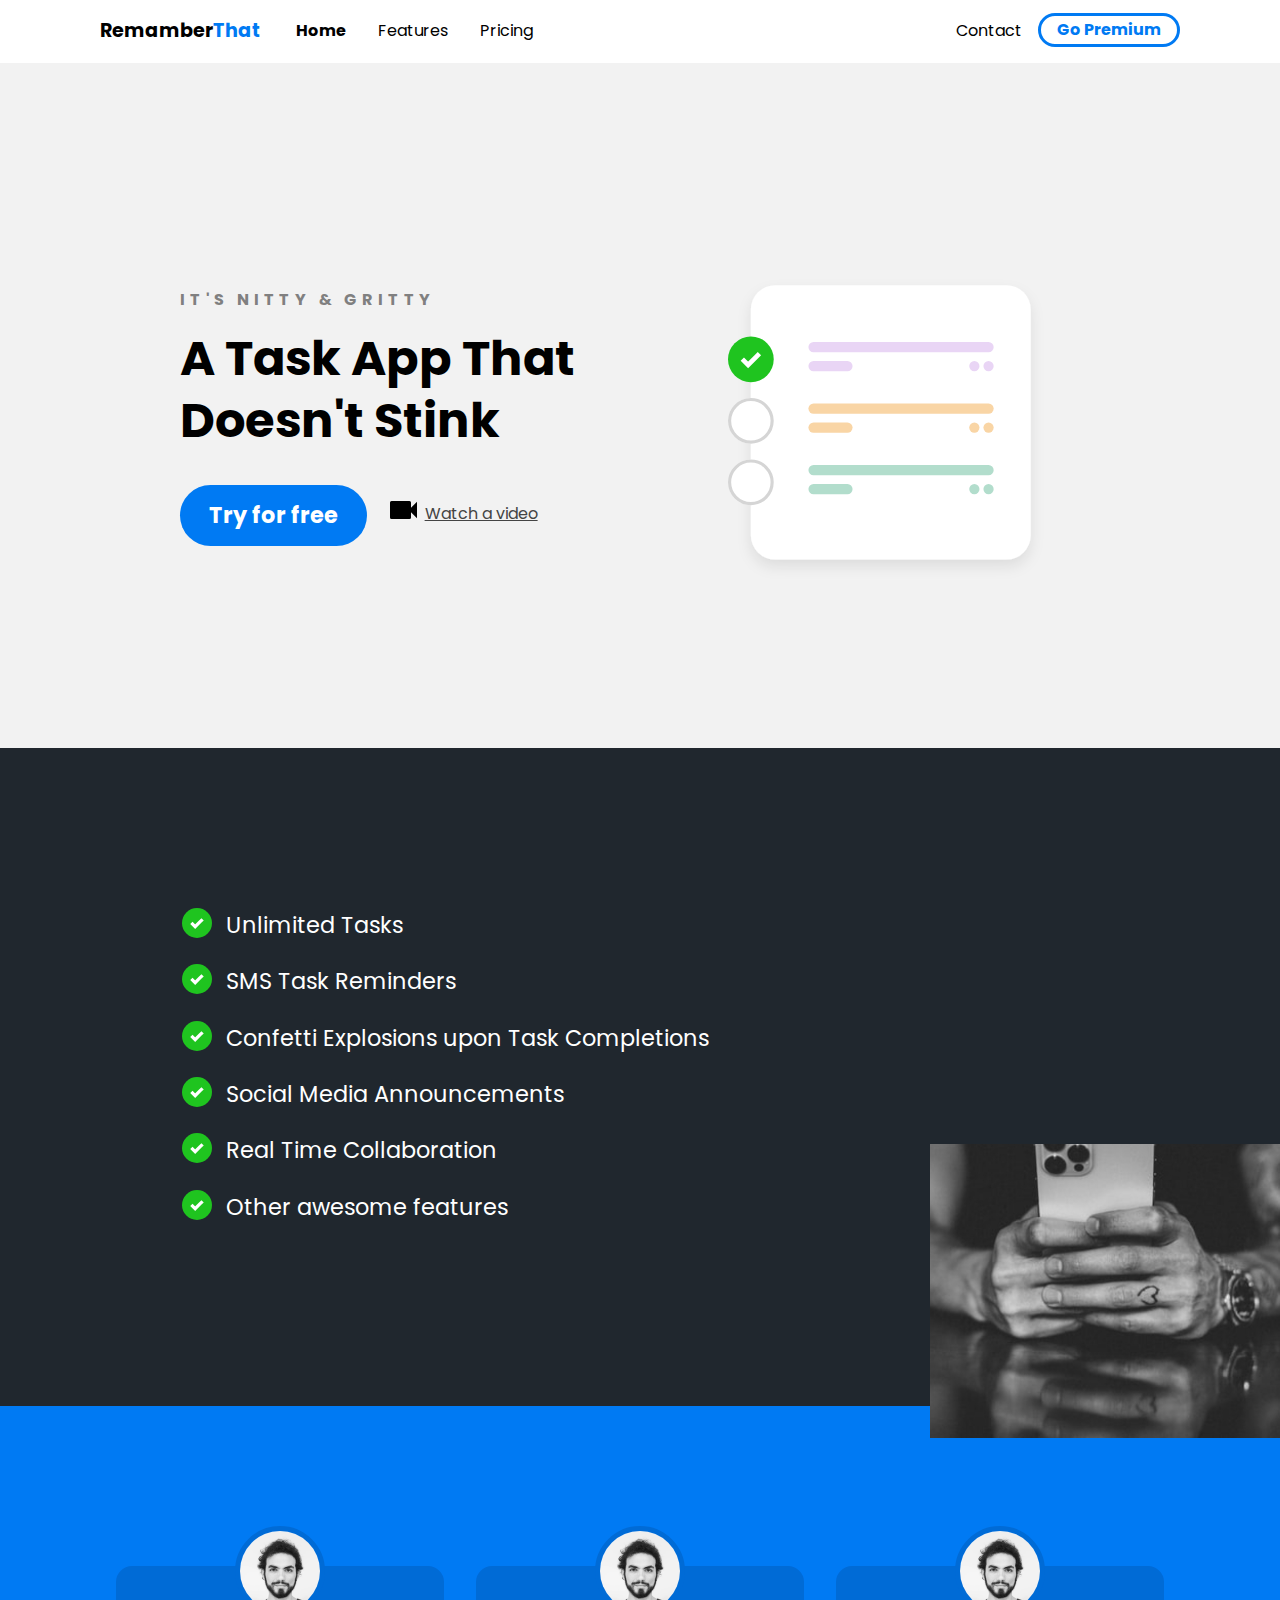
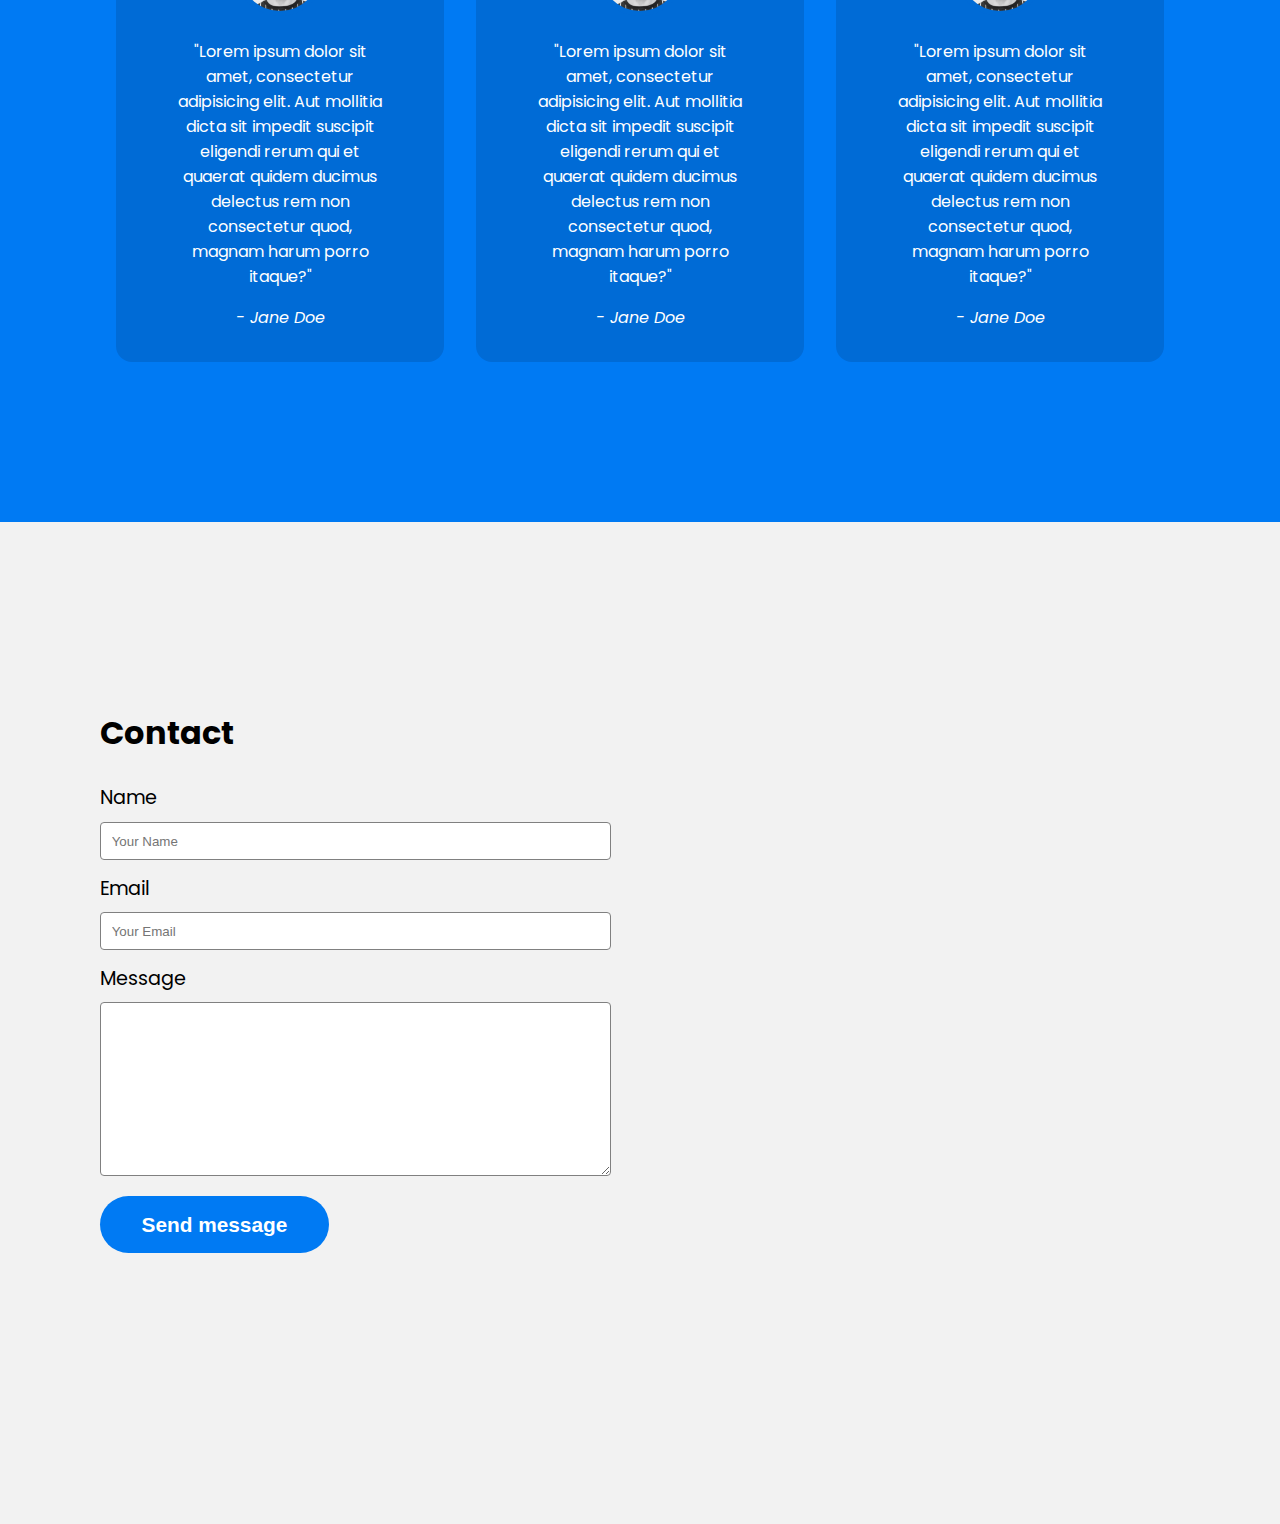
<file: 2021frontend/index.html>
<!DOCTYPE html>
<html lang="en">
<head>
    <meta charset="UTF-8">
    <meta http-equiv="X-UA-Compatible" content="IE=edge">
    <meta name="viewport" content="width=device-width, initial-scale=1.0">
    <title>Frontend Course</title>
    <link rel="stylesheet" href="css/main.css">
</head>
<body>
    <div class="navbar">
        <div class="container">
            <a class="logo" href="#">Remamber<span>That</span></a>

            <img id="mobileCta" class="mobileMenu" src="assets/menu.svg" alt="Open Navigation">
            
            <nav>
                <img src="assets/exit.svg" alt="Close Navigation" id="mobileExit" class="mobileMenuExit">
                <ul class="primaryNav">
                    <li class="current"><a href="#">Home</a></li>
                    <li><a href="#">Features</a></li>
                    <li><a href="#">Pricing</a></li>
                </ul>

                <ul class="secondaryNav">
                    <li><a href="#">Contact</a></li>
                    <li class="goPremiumCta"><a href="#">Go Premium</a></li>
                </ul>
            </nav>
        </div>
    </div>

    <section class="hero">
        <div class="container">
            <div class="leftCol">
                <p class="subhead">IT's Nitty &amp; Gritty</p>
                <h1>A Task App That Doesn't Stink</h1>

                <div class="heroCta">
                    <a href="#" class="primaryCta">Try for free</a>
                    <a href="#" class="watchVideoCta">
                        <img src="assets/watch.svg" alt="Watch a video">Watch a video
                    </a>
                </div>
            </div>

            <img src="assets/illustration.svg" alt="Illustration" class="heroImg">
        </div>
    </section>

    <section class="featuresSection">
        <div class="container">
            <ul class="featuresList">
                <li>Unlimited Tasks</li>
                <li>SMS Task Reminders</li>
                <li>Confetti Explosions upon Task Completions</li>
                <li>Social Media Announcements</li>
                <li>Real Time Collaboration</li>
                <li>Other awesome features</li>
            </ul>

            <img src="assets/holding-phone.jpg" alt="Man holding phone">
        </div>
    </section>

    <section class="testimonialsSection">
        <div class="container">
            <ul>
                <li>
                    <img src="assets/person.jpg" alt="Person">
                    <blockquote>"Lorem ipsum dolor sit amet, consectetur adipisicing elit. Aut mollitia dicta sit impedit suscipit eligendi rerum qui et quaerat quidem ducimus delectus rem non consectetur quod, magnam harum porro itaque?"</blockquote>
                    <cite>- Jane Doe</cite>
                </li>
                <li>
                    <img src="assets/person.jpg" alt="Person">
                    <blockquote>"Lorem ipsum dolor sit amet, consectetur adipisicing elit. Aut mollitia dicta sit impedit suscipit eligendi rerum qui et quaerat quidem ducimus delectus rem non consectetur quod, magnam harum porro itaque?"</blockquote>
                    <cite>- Jane Doe</cite>
                </li>
                <li>
                    <img src="assets/person.jpg" alt="Person">
                    <blockquote>"Lorem ipsum dolor sit amet, consectetur adipisicing elit. Aut mollitia dicta sit impedit suscipit eligendi rerum qui et quaerat quidem ducimus delectus rem non consectetur quod, magnam harum porro itaque?"</blockquote>
                    <cite>- Jane Doe</cite>
                </li>
            </ul>
        </div>
    </section>

    <section class="contactSection">
        <div class="container">
            <div class="contactLeft">
                <h2>Contact</h2>

                <form action="">
                    <label for="name">Name</label>
                    <input type="text" class="name" id="name" placeholder="Your Name">
                    
                    <label for="email">Email</label>
                    <input type="email" class="email" id="email" placeholder="Your Email">

                    <label for="message">Message</label>
                    <textarea name="message" id="message" cols="30" rows="10" class="message"></textarea>

                    <input type="submit" class="sendMessageCta" value="Send message">
                </form>
            </div>

            <div class="contactRight">
                <iframe src="https://www.google.com/maps/embed?pb=!1m18!1m12!1m3!1d52070.50135128048!2d-4.9895539732630745!3d35.34556096110258!2m3!1f0!2f0!3f0!3m2!1i1024!2i768!4f13.1!3m3!1m2!1s0xd74ce934e977d65%3A0x4fe5a587e0e507bd!2sBeach%20Stehat%201!5e0!3m2!1sen!2sma!4v1627982354903!5m2!1sen!2sma" width="600" height="450" style="border:0;" allowfullscreen="" loading="lazy"></iframe>
            </div>
        </div>
    </section>

    <script>
        
        const mobileBtn = document.getElementById('mobileCta')
                nav = document.querySelector('nav')
                mobileBtnExit = document.getElementById('mobileExit');

                mobileBtn.addEventListener('click', () => {
                    nav.classList.add('menuBtn');
                });

                mobileBtnExit.addEventListener('click', () => {
                    nav.classList.remove('menuBtn');
                });

    </script>
    
</body>
</html>
</file>
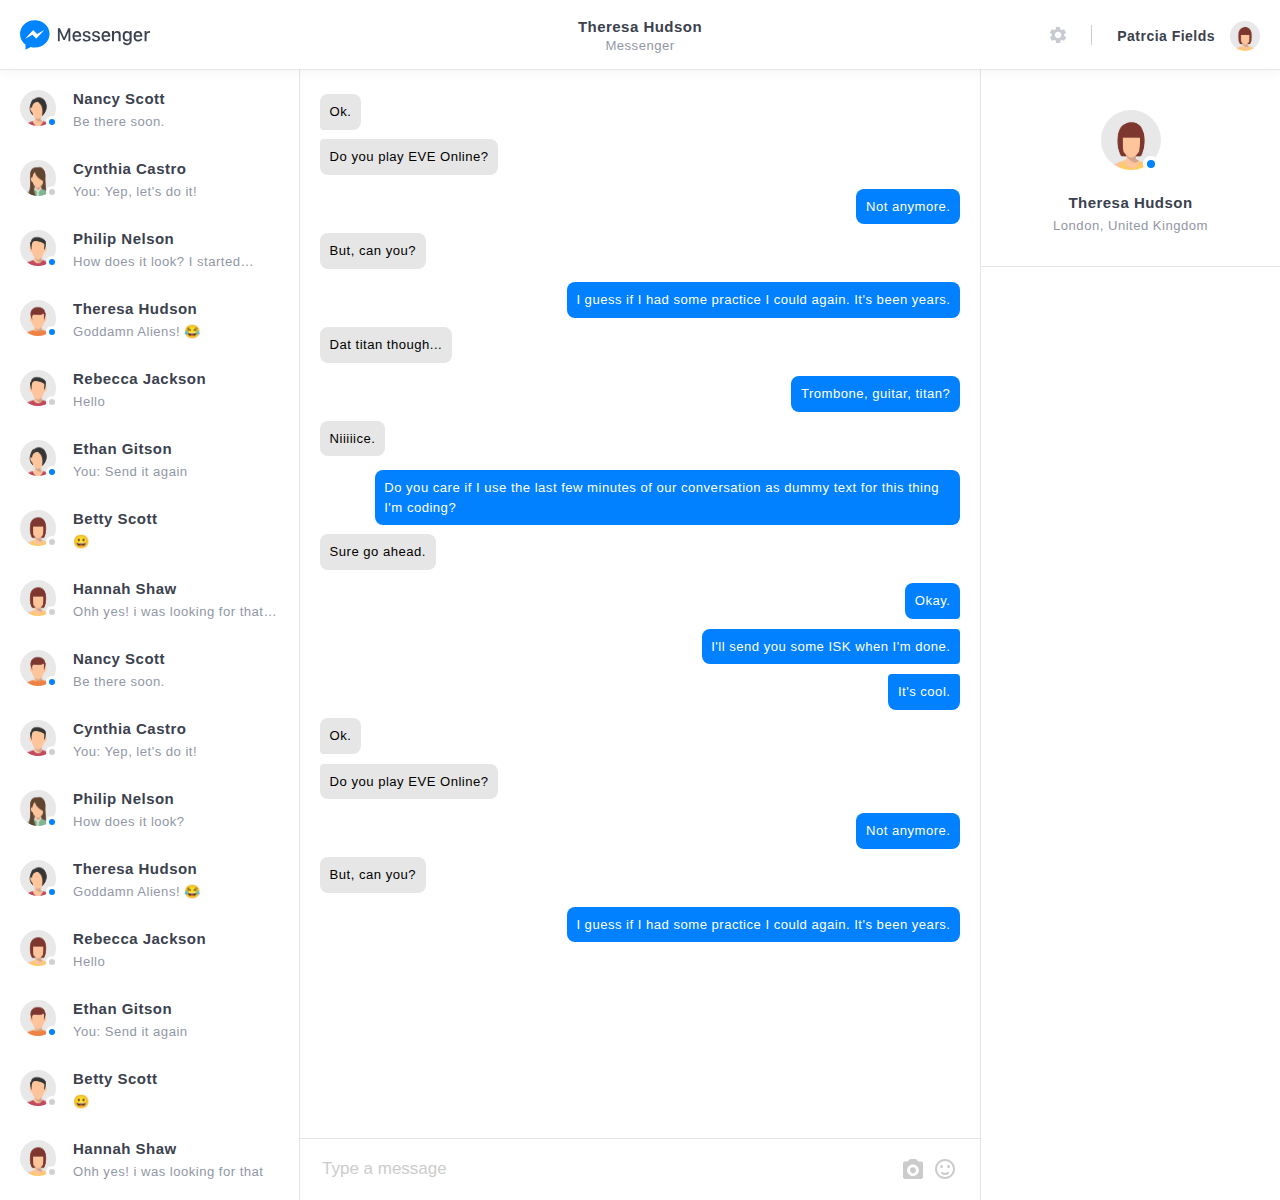
<file: Facebook-Messenger-master/index.html>
<!DOCTYPE html>
<html lang="en">

<head>
    <meta charset="UTF-8">
    <title>Facebook Messenger - By James Harris</title>


    <link rel="stylesheet" href="css/style.css">
    <link rel="stylesheet" href="css/normalize.css">


</head>

<body>



    <div class="wrapper-mobile">


        <div class="mobile"><img src="./img/lone-logo.svg">Not available on Tablet or Mobile devices.</div>


    </div>



    <div class="wrapper">

        <header>

            <div class="container">

                <div class="left"><img src="./img/logo.svg"></div>

                <div class="middle">
                    <h3>Theresa Hudson</h3>
                    <p>Messenger</p>
                </div>




                <div class="right">

                    <div class="username">
                        <div class="settings"><img src="./img/settings.svg"></div>Patrcia Fields</div>

                    <div class="avatar"><img src="./img/avatar.png"></div>

                </div>

            </div>

        </header>

        <main>

            <div class="col-left">

                <div class="col-content">

                    <div class="messages">


                        <li>


                            <div class="avatar">
                                <div class="avatar-image">
                                    <div class="status online"></div><img src="./img/avatar-2.png"></div>
                            </div>
                            <h3>Nancy Scott</h3>
                            <p>Be there soon.</p>

                        </li>

                        <li>

                            <div class="avatar">
                                <div class="avatar-image">
                                    <div class="status offline"></div><img src="./img/avatar-3.png"></div>
                            </div>
                            <h3>Cynthia Castro</h3>
                            <p>You: Yep, let's do it!</p>

                        </li>

                        <li>

                            <div class="avatar">
                                <div class="avatar-image">
                                    <div class="status online"></div><img src="./img/avatar-4.png"></div>
                            </div>
                            <h3>Philip Nelson</h3>
                            <p>How does it look? I started making it a while ago</p>

                        </li>

                        <li>

                            <div class="avatar">
                                <div class="avatar-image">
                                    <div class="status online"></div><img src="./img/avatar-5.png"></div>
                            </div>
                            <h3>Theresa Hudson</h3>
                            <p>Goddamn Aliens! &#128514;</p>

                        </li>

                        <li>

                            <div class="avatar">
                                <div class="avatar-image">
                                    <div class="status offline"></div><img src="./img/avatar-4.png"></div>
                            </div>
                            <h3>Rebecca Jackson</h3>
                            <p>Hello</p>

                        </li>

                        <li>

                            <div class="avatar">
                                <div class="avatar-image">
                                    <div class="status online"></div><img src="./img/avatar-2.png"></div>
                            </div>
                            <h3>Ethan Gitson</h3>
                            <p>You: Send it again</p>

                        </li>

                        <li>

                            <div class="avatar">
                                <div class="avatar-image">
                                    <div class="status offline"></div><img src="./img/avatar.png"></div>
                            </div>
                            <h3>Betty Scott</h3>
                            <p>&#128512;</p>

                        </li>

                        <li>

                            <div class="avatar">
                                <div class="avatar-image">
                                    <div class="status offline"></div><img src="./img/avatar.png"></div>
                            </div>
                            <h3>Hannah Shaw</h3>
                            <p>Ohh yes! i was looking for that somewhere</p>

                        </li>

                        <li>


                            <div class="avatar">
                                <div class="avatar-image">
                                    <div class="status online"></div><img src="./img/avatar-5.png"></div>
                            </div>
                            <h3>Nancy Scott</h3>
                            <p>Be there soon.</p>

                        </li>

                        <li>

                            <div class="avatar">
                                <div class="avatar-image">
                                    <div class="status offline"></div><img src="./img/avatar-4.png"></div>
                            </div>
                            <h3>Cynthia Castro</h3>
                            <p>You: Yep, let's do it!</p>

                        </li>

                        <li>

                            <div class="avatar">
                                <div class="avatar-image">
                                    <div class="status online"></div><img src="./img/avatar-3.png"></div>
                            </div>
                            <h3>Philip Nelson</h3>
                            <p>How does it look?</p>

                        </li>

                        <li>

                            <div class="avatar">
                                <div class="avatar-image">
                                    <div class="status online"></div><img src="./img/avatar-2.png"></div>
                            </div>
                            <h3>Theresa Hudson</h3>
                            <p>Goddamn Aliens! &#128514;</p>

                        </li>

                        <li>

                            <div class="avatar">
                                <div class="avatar-image">
                                    <div class="status offline"></div><img src="./img/avatar.png"></div>
                            </div>
                            <h3>Rebecca Jackson</h3>
                            <p>Hello</p>

                        </li>

                        <li>

                            <div class="avatar">
                                <div class="avatar-image">
                                    <div class="status online"></div><img src="./img/avatar-5.png"></div>
                            </div>
                            <h3>Ethan Gitson</h3>
                            <p>You: Send it again</p>

                        </li>

                        <li>

                            <div class="avatar">
                                <div class="avatar-image">
                                    <div class="status offline"></div><img src="./img/avatar-4.png"></div>
                            </div>
                            <h3>Betty Scott</h3>
                            <p>&#128512;</p>

                        </li>

                        <li>

                            <div class="avatar">
                                <div class="avatar-image">
                                    <div class="status offline"></div><img src="./img/avatar.png"></div>
                            </div>
                            <h3>Hannah Shaw</h3>
                            <p>Ohh yes! i was looking for that</p>

                        </li>


                    </div>

                </div>

            </div>

            <div class="col">

                <div class="col-content">




                    <section class="message">
                        <div class="grid-message">
                            <div class="col-message-received">
                                <div class="message-received">
                                    <p>Ok.</p>
                                </div>
                                <div class="message-received">
                                    <p>Do you play EVE Online?</p>
                                </div>
                            </div>
                            <div class="col-message-sent">
                                <div class="message-sent">
                                    <p>Not anymore.</p>
                                </div>
                            </div>
                            <div class="col-message-received">
                                <div class="message-received">

                                    <p>But, can you?</p>
                                </div>
                            </div>
                            <div class="col-message-sent">
                                <div class="message-sent">
                                    <p>I guess if I had some practice I could again. It's been years.</p>
                                </div>
                            </div>
                            <div class="col-message-received">
                                <div class="message-received">
                                    <p>Dat titan though...</p>
                                </div>
                            </div>
                            <div class="col-message-sent">
                                <div class="message-sent">
                                    <p>Trombone, guitar, titan?</p>
                                </div>
                            </div>
                            <div class="col-message-received">
                                <div class="message-received">
                                    <p>Niiiiice.</p>
                                </div>
                            </div>
                            <div class="col-message-sent">
                                <div class="message-sent">
                                    <div class="">
                                        <p>Do you care if I use the last few minutes of our conversation as dummy text for this thing I'm coding?</p>
                                    </div>
                                </div>
                            </div>
                            <div class="col-message-received">
                                <div class="message-received">
                                    <p>Sure go ahead.</p>
                                </div>
                            </div>
                            <div class="col-message-sent">
                                <div class="message-sent">
                                    <p>Okay.</p>
                                </div>
                                <div class="message-sent">
                                    <p>I'll send you some ISK when I'm done.</p>
                                </div>
                                <div class="message-sent">
                                    <p>It's cool.</p>
                                </div>
                            </div>
                            <div class="col-message-received">
                                <div class="message-received">
                                    <p>Ok.</p>
                                </div>
                                <div class="message-received">
                                    <p>Do you play EVE Online?</p>
                                </div>
                            </div>
                            <div class="col-message-sent">
                                <div class="message-sent">
                                    <p>Not anymore.</p>
                                </div>
                            </div>
                            <div class="col-message-received">
                                <div class="message-received">
                                    <p>But, can you?</p>
                                </div>
                            </div>
                            <div class="col-message-sent">
                                <div class="message-sent">
                                    <p>I guess if I had some practice I could again. It's been years.</p>
                                </div>
                            </div>

                        </div>
                    </section>

                </div>


                <div class="col-foot">

                    <div class="compose">

                        <input placeholder="Type a message">
                        <div class="compose-dock">
                            <div class="dock"><img src="./img/picture.svg"><img src="./img/smile.svg"></div>
                        </div>

                    </div>

                </div>

            </div>

            <div class="col-right">

                <div class="col-content">

                    <div class="user-panel">

                        <div class="avatar">
                            <div class="avatar-image">
                                <div class="status online"></div><img src="./img/avatar.png"></div>

                            <h3>Theresa Hudson</h3>
                            <p>London, United Kingdom</p>

                        </div>

                    </div>   

                </div>

            </div>
        </main>
    </div>




</body>

</html>
</file>
<file: 2021frontend/css/main.css>
@import url("https://fonts.googleapis.com/css2?family=Poppins:wght@400;700&display=swap");
:root {
  --primary-color: #007af3;
}

body {
  background: #f2f2f2;
  margin: 0;
  font-family: 'Poppins';
}

.navbar {
  background-color: #fff;
  padding: 1em;
}

.navbar .logo {
  text-decoration: none;
  font-weight: bold;
  color: black;
  font-size: 1.2em;
}

.navbar .logo span {
  color: var(--primary-color);
}

.navbar nav {
  display: none;
}

.navbar .container {
  display: -webkit-box;
  display: -ms-flexbox;
  display: flex;
  place-content: space-between;
}

.navbar .mobileMenu {
  cursor: pointer;
}

a {
  color: #444444;
}

ul {
  list-style-type: none;
  margin: 0;
  padding: 0;
}

section {
  padding: 5em 2em;
}

.hero {
  text-align: center;
}

.leftCol .subhead {
  text-transform: uppercase;
  font-weight: bold;
  color: gray;
  letter-spacing: .3em;
}

.leftCol h1 {
  font-size: 2.5em;
  line-height: 1.3em;
  margin-top: .2em;
}

.leftCol .primaryCta {
  background-color: var(--primary-color);
  color: white;
  text-decoration: none;
  padding: .6em 1.3em;
  font-size: 1.4em;
  border-radius: 5em;
  font-weight: bold;
  display: inline-block;
}

.leftCol .watchVideoCta {
  display: block;
  margin-top: 1em;
}

.leftCol .watchVideoCta img {
  margin-right: .5em;
}

.heroImg {
  width: 70%;
  margin-top: 3em;
}

.featuresSection {
  background-color: #20272e;
  color: white;
}

ul.featuresList {
  margin: 0;
  padding-left: .1em;
  display: -ms-grid;
  display: grid;
  -ms-grid-columns: (minmax(19rem, 1fr))[auto-fit];
      grid-template-columns: repeat(auto-fit, minmax(19rem, 1fr));
}

ul.featuresList li {
  font-size: 1.1em;
  margin-bottom: 1em;
  margin-left: 2em;
  position: relative;
}

ul.featuresList li:before {
  content: '';
  left: -2em;
  position: absolute;
  width: 20px;
  height: 20px;
  background-image: url("../assets/bullet.svg");
  background-size: contain;
  margin-right: .5em;
}

.featuresSection img {
  display: none;
}

.testimonialsSection {
  background-color: var(--primary-color);
  color: white;
}

.testimonialsSection li {
  background-color: #006bd6;
  text-align: center;
  padding: 2em 1em;
  width: 80%;
  margin: 0 auto 5em auto;
  border-radius: 1em;
}

.testimonialsSection li img {
  width: 5em;
  height: 5em;
  border: 5px solid #006bd6;
  border-radius: 50%;
  margin-top: -4.5em;
}

h2 {
  font-size: 2em;
}

label {
  display: block;
  font-size: 1.2em;
  margin-bottom: .5em;
}

input,
textarea {
  width: 100%;
  padding: .8em;
  margin-bottom: 1em;
  border-radius: .3em;
  border: 1px solid gray;
  -webkit-box-sizing: border-box;
          box-sizing: border-box;
}

input[type="submit"] {
  background-color: var(--primary-color);
  color: white;
  font-weight: bold;
  font-size: 1.3em;
  border: none;
  margin-bottom: 5em;
  border-radius: 5em;
  display: inline-block;
  padding: .8em 2em;
  width: unset;
  cursor: pointer;
}

iframe {
  width: 100%;
  height: 300px;
}

nav.menuBtn {
  display: block;
}

nav {
  position: fixed;
  z-index: 999;
  width: 66%;
  right: 0;
  top: 0;
  background-color: #20272e;
  height: 100vh;
  padding: 1em;
}

nav ul.primaryNav {
  margin-top: 5em;
}

nav li a {
  color: white;
  text-decoration: none;
  display: block;
  padding: .5em;
  font-size: 1.3em;
  text-align: right;
}

nav li a:hover {
  font-weight: bold;
}

.mobileMenuExit {
  float: right;
  margin: .5em;
  cursor: pointer;
}

@media only screen and (min-width: 768px) {
  .mobileMenu,
  .mobileMenuExit {
    display: none;
  }
  .navbar .container {
    display: -ms-grid;
    display: grid;
    -ms-grid-columns: 180px auto;
        grid-template-columns: 180px auto;
    -webkit-box-pack: unset;
        -ms-flex-pack: unset;
            justify-content: unset;
  }
  .navbar nav {
    display: -webkit-box;
    display: -ms-flexbox;
    display: flex;
    -webkit-box-pack: justify;
        -ms-flex-pack: justify;
            justify-content: space-between;
    background: none;
    position: unset;
    height: auto;
    width: 100%;
    padding: 0;
  }
  .navbar nav ul {
    display: -webkit-box;
    display: -ms-flexbox;
    display: flex;
  }
  .navbar nav a {
    color: black;
    font-size: 1em;
    padding: .1em 1em;
  }
  .navbar nav ul.primaryNav {
    margin: 0;
  }
  .navbar nav li.current a {
    font-weight: bold;
  }
  .navbar nav li.goPremiumCta a {
    color: var(--primary-color);
    border: 3px solid var(--primary-color);
    font-weight: bold;
    border-radius: 5em;
    margin-top: -.2em;
  }
  .navbar nav li.goPremiumCta a:hover {
    background-color: var(--primary-color);
    color: white;
  }
}

@media only screen and (min-width: 1080px) {
  .container {
    width: 1080px;
    margin: 0 auto;
  }
  section {
    padding: 10em 4em;
  }
  .hero .container {
    display: -webkit-box;
    display: -ms-flexbox;
    display: flex;
    -webkit-box-pack: justify;
        -ms-flex-pack: justify;
            justify-content: space-between;
    text-align: left;
  }
  .hero .container .leftCol {
    margin: 3em 3em 0 5em;
  }
  .hero .container .leftCol h1 {
    font-size: 3em;
    width: 90%;
  }
  .heroImg {
    width: 30%;
    margin-right: 8em;
  }
  .heroCta {
    display: -webkit-box;
    display: -ms-flexbox;
    display: flex;
  }
  .primaryCta {
    margin-right: 1em;
  }
  ul.featuresList {
    display: block;
    margin-left: 5em;
  }
  ul.featuresList li {
    font-size: 1.4em;
  }
  ul.featuresList li::before {
    width: 30px;
    height: 30px;
  }
  .featuresSection {
    position: relative;
  }
  .featuresSection img {
    display: block;
    position: absolute;
    right: 0;
    width: 350px;
    bottom: -2em;
  }
  .testimonialsSection ul {
    display: -webkit-box;
    display: -ms-flexbox;
    display: flex;
  }
  .testimonialsSection ul li {
    margin: 0 1em;
  }
  .contactSection {
    position: relative;
  }
  .contactSection .container {
    display: -webkit-box;
    display: -ms-flexbox;
    display: flex;
  }
  .contactRight {
    position: absolute;
    right: 0;
    top: 0;
    width: 45%;
    height: 100%;
  }
  .contactRight iframe {
    height: 100%;
  }
}

@media only screen and (min-width: 1450px) {
  .featuresSection:before {
    content: '';
    position: absolute;
    width: 10%;
    height: 20em;
    background-color: var(--primary-color);
    left: 0;
    top: -4em;
  }
  .featuresSection:after {
    content: '';
    position: absolute;
    width: 200px;
    height: 20em;
    background: url(../assets/dots.svg) no-repeat;
    left: 4.5em;
    top: 2em;
  }
}
/*# sourceMappingURL=main.css.map */
</file>
<file: Facebook-Messenger-master/css/style.css>
*{outline:0;-webkit-box-sizing:inherit;box-sizing:inherit}*:before,*:after{-webkit-box-sizing:inherit;box-sizing:inherit}html{height:100%;-webkit-box-sizing:border-box;box-sizing:border-box}body{height:100%;color:#3B414D;font-family:sans-serif;letter-spacing:0.03em}h3{font-size:15px;font-weight:600}p{font-size:82%}input::-webkit-input-placeholder{color:#cccccc}input::-moz-placeholder{color:#cccccc}input:-ms-input-placeholder{color:#cccccc}input:-moz-placeholder{color:#cccccc}.wrapper{height:100%;display:-webkit-box;display:-ms-flexbox;display:flex;-webkit-box-orient:vertical;-webkit-box-direction:normal;-ms-flex-direction:column;flex-direction:column}header{-webkit-box-shadow:0 0px 13px rgba(0,0,0,0.06);box-shadow:0 0px 13px rgba(0,0,0,0.06);-webkit-box-flex:0;width:100%;overflow:hidden;z-index:2;position:relative;border-bottom:1px solid rgba(0,0,0,0.1);-ms-flex:0 0 70px;flex:0 0 70px}.container{position:relative;display:block;padding-left:20px;padding-right:20px}header>div{z-index:2;height:70px;margin:0 auto;display:block;position:relative;overflow:hidden}header .middle{position:absolute;text-align:center;top:50%;left:50%;transform:translate(-50%, -50%);-webkit-transform:translate(-50%, -50%)}header .middle h3{margin-bottom:3px}header .middle p{margin-bottom:0px;color:#9197a5}header .right{height:70px;overflow:hidden;line-height:70px;text-align:right;width:auto;float:right;position:relative}header .avatar{margin-left:15px;display:inline-block;float:right}header .avatar img{vertical-align:middle;width:30px;border-radius:100%;height:30px}header .settings{display:inline-block;float:left;position:relative}header .settings:after{content:"";background-color:#000;opacity:0.2;height:20px;width:1px;margin-top:25px;margin-left:25px;display:inline-block;margin-right:25px}header .username{display:inline-block;height:70px;font-size:14px;line-height:72px;font-weight:600}header .username img{width:16px;float:left;height:70px;opacity:0.5}header .left{width:130px;float:left;position:relative}header .left img{display:inline-block;height:70px;width:100%}.user-panel{border-bottom:1px solid rgba(0,0,0,0.1);padding:20px}.online{background-color:#0182ff}.offline{background-color:#d0d0d0}.user-panel .avatar{text-align:center;position:relative}.user-panel .avatar .avatar-image{position:relative;width:60px;margin-bottom:20px;margin-top:20px;overflow:hidden;margin-left:auto;margin-right:auto}.user-panel .avatar img{width:60px;border-radius:100%;height:60px}.user-panel .avatar .status{height:16px;width:16px;position:absolute;bottom:2px;right:2px;border-radius:100%;border:4px solid #ffffff}.user-panel p{color:#9197a5}.user-panel h3{margin-bottom:7px}.col-left .messages li{padding-top:15px;width:100%;display:block;overflow:hidden;padding-left:20px;padding-right:20px;padding-bottom:15px}.col-left .messages li .avatar{position:relative}.col-left .messages li .avatar .avatar-image{position:relative;width:40px;overflow:hidden;float:left;margin-right:13px}.col-left .messages li .avatar .status{height:12px;width:12px;position:absolute;bottom:2px;right:2px;border-radius:100%;border:3px solid #ffffff}.col-left .messages li .avatar img{width:36px;border-radius:100%;height:36px}.col-left .messages li:first-child{padding-top:20px}.col-left .messages li:last-child{padding-bottom:20px}.col-left .messages li p{display:-webkit-box;-webkit-line-clamp:1;-webkit-box-orient:vertical;overflow:hidden;text-overflow:ellipsis}.col-left .messages h3{margin-bottom:7px}.col-left .messages p{margin-bottom:0px;color:#9197a5}main{-webkit-box-flex:1;-ms-flex:1;flex:1;width:100%;margin:auto;display:-webkit-box;display:-ms-flexbox;display:flex;-webkit-box-pack:justify;-ms-flex-pack:justify;justify-content:space-between}.col-left{border-right:1px solid rgba(0,0,0,0.1);-webkit-box-flex:0;-ms-flex:0 0 300px;flex:0 0 300px;display:-webkit-box;display:-ms-flexbox;display:flex;-webkit-box-orient:vertical;-webkit-box-direction:normal;-ms-flex-direction:column;flex-direction:column}.col-right{border-left:1px solid rgba(0,0,0,0.1);-webkit-box-flex:0;-ms-flex:0 0 300px;flex:0 0 300px;display:-webkit-box;display:-ms-flexbox;display:flex;-webkit-box-orient:vertical;-webkit-box-direction:normal;-ms-flex-direction:column;flex-direction:column}.col{-webkit-box-flex:0;-ms-flex:0 0 60%;flex:auto;display:-webkit-box;display:-ms-flexbox;display:flex;-webkit-box-orient:vertical;-webkit-box-direction:normal;-ms-flex-direction:column;flex-direction:column}.col-content{-webkit-box-flex:1;padding:0px;-ms-flex:1;flex:1;overflow-y:auto}.col-foot{border-top:1px solid rgba(0,0,0,0.1);-webkit-box-flex:0;-ms-flex:0 0 50px;flex:0 0 50px}.message-sent,.message-received{clear:both;position:relative}.message-sent::before,.message-received::before,.message-sent::after,.message-received::after{content:'';display:table}[class^='grid-']{display:-ms-flexbox;display:-webkit-box;display:flex;-ms-flex-wrap:wrap;flex-wrap:wrap;-ms-flex-direction:row;-webkit-box-orient:horizontal;-webkit-box-direction:normal;flex-direction:row}.grid-message>[class^='col-']{margin-top:1em;margin-right:1em}.grid-message>[class^='col-']:nth-child(-n+1){margin-top:0}.grid-message>[class^='col-']:nth-child(1n){margin-right:0}.col-message-sent{margin-left:calc(8.33333333% + 0.08333333em) !important}.col-message-received{margin-right:calc(8.33333333% + 0.08333333em) !important}.col-message-sent,.col-message-received{width:calc(91.66666667% - 0.08235677em)}.message-sent,.message-received{margin-top:0.3em;margin-bottom:0.3em;padding:0.5em 0.6em}.message-sent p,.message-received p{margin:0;line-height:1.5}.message-sent{float:right;color:white;background-color:#0181ff;border-radius:0.5em 0.25em 0.25em 0.5em}.message-sent:first-child{border-radius:0.5em 0.5em 0.25em 0.5em}.message-sent:last-child{border-radius:0.25em 0.25em 0.5em 0.5em}.message-sent:only-child{border-radius:0.5em}.message-received{float:left;color:black;background-color:#e6e6e6;border-radius:0.25em 0.5em 0.5em 0.25em}.message-received:first-child{border-radius:0.5em 0.5em 0.5em 0.25em;margin-top:0px}.message-received:last-child{border-radius:0.25em 0.5em 0.5em 0.5em}.message-received:only-child{border-radius:0.5em}.col-message-sent,.col-message-received{margin-top:0.25em !important}.message{min-height:53.33203125em;display:-ms-flexbox;display:-webkit-box;display:flex;padding:20px}.wrapper-mobile{height:100vh;display:none;position:relative;color:#9197a5;text-align:center;line-height:22px}.wrapper-mobile .mobile{position:absolute;top:50%;left:50%;transform:translate(-50%, -50%);-webkit-transform:translate(-50%, -50%)}.wrapper-mobile .mobile img{width:54px;display:block;margin-left:auto;margin-right:auto;margin-bottom:30px}.compose{padding:20px;position:relative}.compose input{width:100%;border:0px;font-size:17px;padding-right:80px}.compose .compose-dock .dock{position:absolute;right:25px;top:20px}.compose .compose-dock img{width:20px;margin-left:12px;opacity:0.2}.compose .compose-dock img:hover{opacity:0.5}@media only screen and (max-width: 1250px){.wrapper{display:none}.wrapper-mobile{display:block}}
</file>
